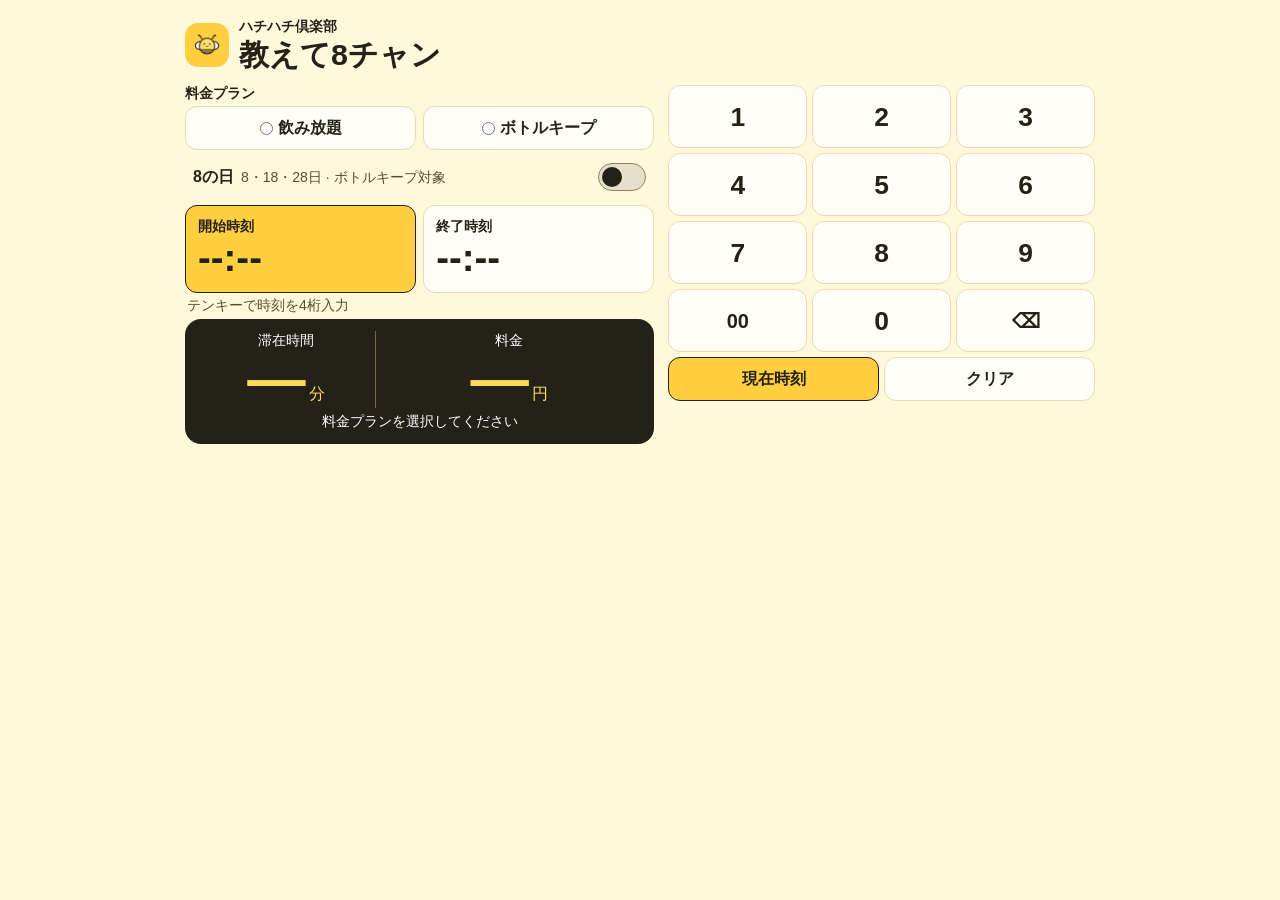
<file: index.html>
<!doctype html>
<html lang="ja">
<head>
  <meta charset="utf-8">
  <meta name="viewport" content="width=device-width, initial-scale=1, viewport-fit=cover">
  <meta name="theme-color" content="#fff8db">
  <meta name="apple-mobile-web-app-title" content="教えて8チャン">
  <meta name="apple-mobile-web-app-capable" content="yes">
  <meta http-equiv="Content-Security-Policy" content="default-src 'self'; connect-src 'self'; form-action 'none'; object-src 'none'; base-uri 'none'">
  <title>教えて8チャン</title>
  <link rel="manifest" href="./manifest.json">
  <link rel="apple-touch-icon" href="./icons/180.png">
  <link rel="icon" href="./icons/192.png">
  <link rel="stylesheet" href="./style.css">
  <script defer src="./app.js"></script>
</head>
<body>
  <main>
    <header>
      <img src="./icons/192.png" width="44" height="44" alt="">
      <div><p class="brand">ハチハチ倶楽部</p><h1>教えて8チャン</h1></div>
    </header>
    <div class="layout">
      <section class="summary" aria-label="時刻と計算結果">
        <fieldset class="plans">
          <legend>料金プラン</legend>
          <div class="plan-options">
            <label><input type="radio" name="plan" value="free-flow">飲み放題</label>
            <label><input type="radio" name="plan" value="bottle">ボトルキープ</label>
          </div>
        </fieldset>
        <label class="event-day">
          <span><strong>8の日</strong><small>8・18・28日 · ボトルキープ対象</small></span>
          <input id="event-day" type="checkbox" role="switch">
        </label>
        <div class="times" role="group" aria-label="入力する時刻を選択">
          <button class="time" id="start" type="button" aria-pressed="true"><span>開始時刻</span><strong>--:--</strong></button>
          <button class="time" id="end" type="button" aria-pressed="false"><span>終了時刻</span><strong>--:--</strong></button>
        </div>
        <p id="hint" aria-live="polite">テンキーで時刻を4桁入力</p>
        <section class="result" aria-label="計算結果" aria-live="polite" aria-atomic="true">
          <div class="totals">
            <div><span>滞在時間</span><div class="amount"><strong id="minutes">—</strong><span>分</span></div></div>
            <div><span>料金</span><div class="amount"><strong id="price">—</strong><span>円</span></div></div>
          </div>
          <div id="detail">プランを選択し、時刻を入力してください</div>
        </section>
      </section>
      <section class="controls" aria-label="時刻入力">
        <div class="keys" role="group" aria-label="テンキー">
          <button type="button" data-digit="1">1</button>
          <button type="button" data-digit="2">2</button>
          <button type="button" data-digit="3">3</button>
          <button type="button" data-digit="4">4</button>
          <button type="button" data-digit="5">5</button>
          <button type="button" data-digit="6">6</button>
          <button type="button" data-digit="7">7</button>
          <button type="button" data-digit="8">8</button>
          <button type="button" data-digit="9">9</button>
          <button type="button" id="double-zero">00</button>
          <button type="button" data-digit="0">0</button>
          <button type="button" id="back" aria-label="1桁削除">⌫</button>
        </div>
        <div class="actions">
          <button type="button" id="now">現在時刻</button>
          <button type="button" id="clear">クリア</button>
        </div>
        <footer id="offline" role="status"></footer>
      </section>
    </div>
  </main>
</body>
</html>
</file>
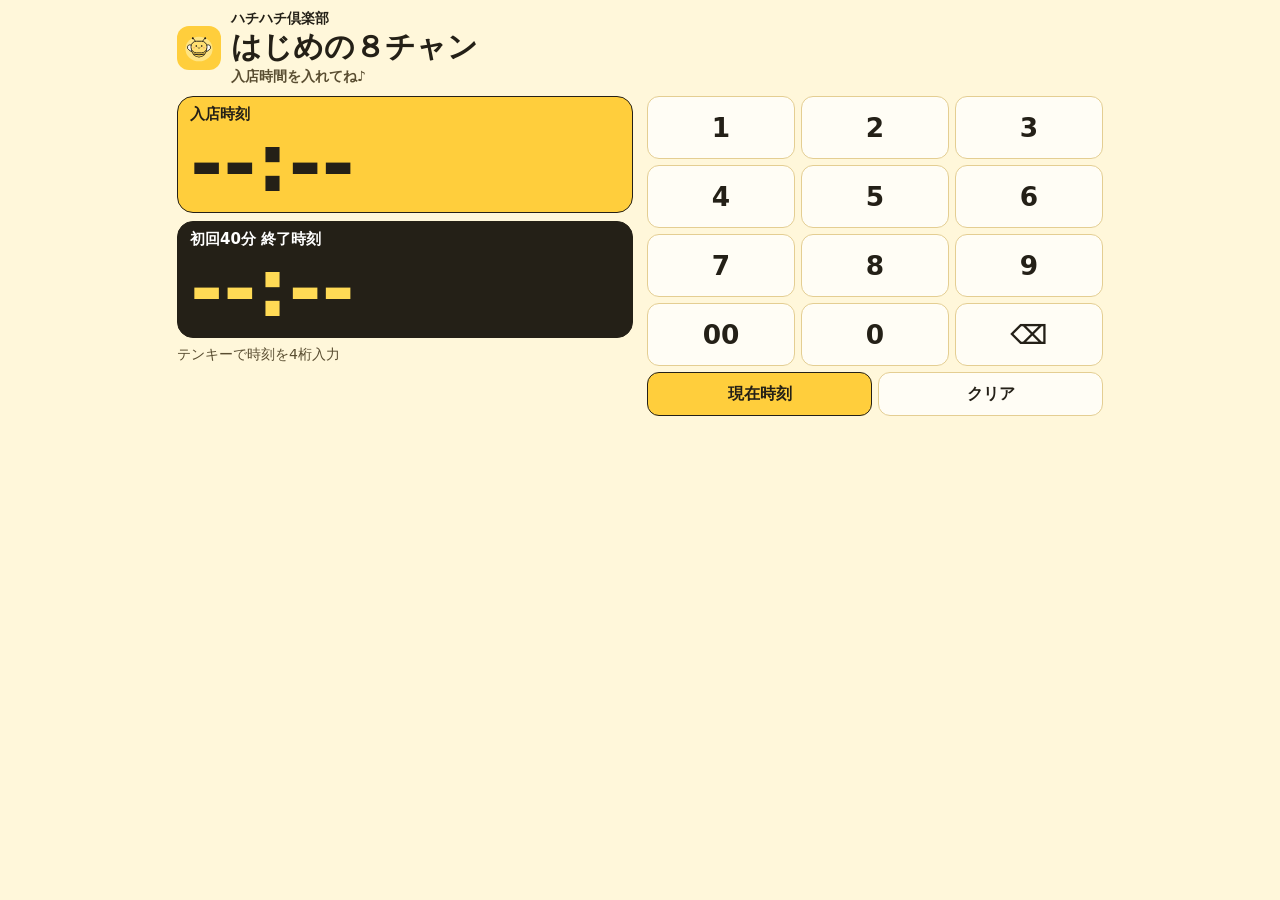
<file: hajime8/index.html>
<!doctype html>
<html lang="ja">
<head>
  <meta charset="utf-8">
  <meta name="viewport" content="width=device-width,initial-scale=1,viewport-fit=cover">
  <meta name="theme-color" content="#fff7da">
  <meta name="apple-mobile-web-app-capable" content="yes">
  <meta name="apple-mobile-web-app-title" content="はじめの８チャン">
  <meta http-equiv="Content-Security-Policy" content="default-src 'self'; object-src 'none'; base-uri 'none'; form-action 'none'">
  <link rel="manifest" href="./manifest.json">
  <link rel="apple-touch-icon" href="./icon-180.png">
  <link rel="icon" href="./icon.svg" type="image/svg+xml">
  <link rel="stylesheet" href="./style.css">
  <script src="./app.js" defer></script>
  <title>はじめの８チャン</title>
</head>
<body>
  <div class="shell">
    <header>
      <img src="./icon.svg" alt="" width="44" height="44">
      <div>
        <p>ハチハチ倶楽部</p>
        <h1>はじめの８チャン</h1>
        <p class="welcome">入店時間を入れてね♪</p>
      </div>
    </header>
    <main>
      <section class="display" aria-label="時刻">
        <div class="panel arrival">
          <span>入店時刻</span>
          <strong id="input">--:--</strong>
        </div>
        <div class="panel result">
          <span>初回40分 終了時刻</span>
          <output id="output" aria-label="初回40分終了時刻">--:--</output>
        </div>
        <p id="hint" aria-live="polite">テンキーで時刻を4桁入力</p>
      </section>
      <section class="controls" aria-label="時刻入力">
        <div class="keys" id="keys" role="group" aria-label="テンキー">
          <button type="button" data-digit="1">1</button>
          <button type="button" data-digit="2">2</button>
          <button type="button" data-digit="3">3</button>
          <button type="button" data-digit="4">4</button>
          <button type="button" data-digit="5">5</button>
          <button type="button" data-digit="6">6</button>
          <button type="button" data-digit="7">7</button>
          <button type="button" data-digit="8">8</button>
          <button type="button" data-digit="9">9</button>
          <button type="button" data-digit="00">00</button>
          <button type="button" data-digit="0">0</button>
          <button type="button" id="back" aria-label="1桁削除">⌫</button>
        </div>
        <div class="actions">
          <button type="button" class="now" id="now">現在時刻</button>
          <button type="button" id="clear">クリア</button>
        </div>
        <p id="status" role="status"></p>
      </section>
    </main>
  </div>
</body>
</html>
</file>
<file: style.css>
:root {
  color-scheme: light;
  font-family: -apple-system, BlinkMacSystemFont, "Hiragino Sans", sans-serif;
  color: #242119;
  background: #fff8db;
  --ink: #242119;
  --yellow: #ffcf40;
  --paper: #fffdf5;
  --line: #e6dbb3;
}

* { box-sizing: border-box; }
body { margin: 0; }

main {
  max-width: 950px;
  margin: auto;
  height: 100vh;
  height: 100dvh;
  display: flex;
  flex-direction: column;
  padding: max(8px, env(safe-area-inset-top)) max(12px, env(safe-area-inset-right)) max(6px, env(safe-area-inset-bottom)) max(12px, env(safe-area-inset-left));
}

header { display: flex; align-items: center; gap: 10px; margin-bottom: 8px; }
header img { width: 44px; height: 44px; border-radius: 13px; }
.brand { margin: 0 0 2px; font-weight: 750; font-size: .875rem; }
h1 { margin: 0; font-size: clamp(1.35rem, 4vw, 1.9rem); line-height: 1.1; }

.layout { min-height: 0; display: grid; grid-template-rows: minmax(0, auto) auto; gap: 8px; }
.summary { min-height: 0; overflow-y: auto; scrollbar-width: thin; }
.plans { margin: 0 0 5px; padding: 0; min-inline-size: 0; border: 0; }
.plans legend { margin: 0 0 3px; padding: 0; font-size: .875rem; font-weight: 750; }
.plan-options, .times, .actions { display: grid; grid-template-columns: repeat(2, minmax(0, 1fr)); gap: 7px; }

button, .plan-options label {
  color: inherit;
  font: inherit;
  font-weight: 700;
  border: 1px solid var(--line);
  border-radius: 12px;
  background: var(--paper);
  cursor: pointer;
  touch-action: manipulation;
  -webkit-tap-highlight-color: transparent;
}

button:active { background: #ffe382; }
button:focus-visible, .plan-options label:has(:focus-visible), .event-day input:focus-visible {
  outline: 2px solid var(--ink);
  outline-offset: -3px;
}

.plan-options label { display: flex; align-items: center; justify-content: center; gap: 5px; min-height: 44px; }
.plan-options label:has(:checked), .time[aria-pressed="true"] { background: var(--yellow); border-color: var(--ink); }
.plan-options input { accent-color: var(--ink); margin: 0; }

.event-day {
  display: flex;
  align-items: center;
  justify-content: space-between;
  gap: 8px;
  min-height: 44px;
  margin-bottom: 6px;
  padding: 2px 8px;
  cursor: pointer;
}
.event-day small { margin-left: 7px; font-size: .875rem; color: #594d31; }
.event-day input {
  appearance: none;
  flex: 0 0 48px;
  height: 28px;
  margin: 0;
  border: 1px solid #8e8163;
  border-radius: 20px;
  background: #e7dfc7;
  cursor: pointer;
}
.event-day input::before {
  content: "";
  display: block;
  width: 20px;
  height: 20px;
  margin: 3px;
  border-radius: 50%;
  background: var(--ink);
}
.event-day input:checked { background: var(--yellow); border-color: var(--ink); }
.event-day input:checked::before { transform: translateX(20px); }

.time { text-align: left; padding: 4px 9px; display: grid; gap: 0; min-width: 0; }
.time span { font-size: .875rem; }
.time strong { font-size: clamp(1.55rem, 6vw, 2.4rem); line-height: 1.13; font-variant-numeric: tabular-nums; }
#hint { margin: 4px 2px; min-height: 1.3em; font-size: .875rem; color: #594d31; }
#hint.error { color: #9b2222; }

.result { background: var(--ink); border-radius: 16px; padding: 7px 9px; text-align: center; color: white; }
.totals { display: grid; grid-template-columns: .8fr 1.2fr; }
.totals > div { min-width: 0; }
.totals > div + div { border-left: 1px solid #746851; }
.totals > div > span { font-size: .875rem; }
.amount { display: flex; align-items: baseline; justify-content: center; gap: 3px; color: #ffda59; }
.amount strong { font-size: clamp(1.8rem, 8vw, 3.65rem); line-height: 1; font-variant-numeric: tabular-nums; }
#detail { margin-top: 5px; font-size: .875rem; min-height: 1.3em; }

.keys { display: grid; grid-template-columns: repeat(3, minmax(0, 1fr)); gap: 5px; }
.keys button { min-height: clamp(44px, 7vh, 76px); font-size: 1.65rem; line-height: 1; }
#back, #double-zero { font-size: 1.25rem; }
.actions { margin-top: 5px; gap: 5px; }
.actions button { min-height: 44px; }
#now { background: var(--yellow); border-color: var(--ink); }
#now:active { background: #ffb92e; }
footer { color: #594d31; font-size: .875rem; margin-top: 3px; text-align: right; }

@media (min-width: 660px) {
  main { padding-left: max(20px, env(safe-area-inset-left)); padding-right: max(20px, env(safe-area-inset-right)); }
  .layout { grid-template-columns: 1.1fr 1fr; grid-template-rows: minmax(0, auto); gap: 14px; }
}

@media (orientation: landscape) and (max-height: 500px) {
  .layout { grid-template-columns: minmax(0, 1.15fr) minmax(0, 1fr); grid-template-rows: minmax(0, auto); }
  header img { width: 34px; height: 34px; }
  header { margin-bottom: 5px; }
  .keys button { min-height: 44px; }
}

@media (min-height: 820px) {
  main { padding-top: max(18px, env(safe-area-inset-top)); }
  header { margin-bottom: 14px; }
  .time, .result { padding: 12px; }
}
</file>
<file: hajime8/style.css>
:root {
  color-scheme: light;
  font-family: -apple-system, BlinkMacSystemFont, "Hiragino Sans", system-ui, sans-serif;
  color: #242017;
  background: #fff7da;
  --ink: #242017;
  --yellow: #ffce3c;
  --paper: #fffdf5;
  --line: #e4ce92;
}

* { box-sizing: border-box; }
body { margin: 0; }
.shell {
  max-width: 950px;
  margin: auto;
  padding: max(10px, env(safe-area-inset-top)) max(12px, env(safe-area-inset-right))
    max(8px, env(safe-area-inset-bottom)) max(12px, env(safe-area-inset-left));
}
header { display: flex; align-items: center; gap: 10px; margin-bottom: 10px; }
header img { border-radius: 12px; }
header p { font-weight: 750; margin: 0 0 2px; font-size: .875rem; }
header .welcome { margin: 4px 0 0; color: #594d31; }
h1 { font-size: clamp(1.35rem, 4vw, 1.9rem); line-height: 1.12; margin: 0; }

main, .display { display: grid; gap: 8px; align-content: start; }
.panel { border: 1px solid var(--ink); border-radius: 16px; padding: 8px 12px; }
.panel span { display: block; font-weight: 750; font-size: .9375rem; }
.panel strong, .panel output {
  display: block;
  font-size: clamp(2.55rem, 11vw, 5rem);
  font-weight: 800;
  line-height: 1;
  font-variant-numeric: tabular-nums;
}
.arrival { background: var(--yellow); }
.result { background: var(--ink); color: #ffda55; }
.result span { color: white; }
#hint, #status { margin: 0; font-size: .875rem; color: #594d31; }
#hint { min-height: 1.45em; }
#hint.error { color: #9b2222; }
#status { margin-top: 4px; text-align: right; }

.keys, .actions { display: grid; gap: 6px; }
.keys { grid-template-columns: repeat(3, minmax(0, 1fr)); }
.actions { grid-template-columns: repeat(2, minmax(0, 1fr)); margin-top: 6px; }
button {
  font: inherit;
  font-size: 1.65rem;
  font-weight: 800;
  border: 1px solid var(--line);
  border-radius: 12px;
  background: var(--paper);
  color: var(--ink);
  min-height: clamp(44px, 7vh, 74px);
  touch-action: manipulation;
  cursor: pointer;
  -webkit-tap-highlight-color: transparent;
}
button:active { background: #ffe38a; }
button:focus-visible { outline: 2px solid var(--ink); outline-offset: -4px; }
.actions button { font-size: 1rem; min-height: 44px; }
.now { background: var(--yellow); border-color: var(--ink); }

@media (min-width: 660px), (orientation: landscape) and (max-height: 500px) {
  main { grid-template-columns: minmax(0, 1fr) minmax(0, 1fr); gap: 14px; }
  .panel strong, .panel output { font-size: clamp(2.55rem, 8vw, 5rem); }
}
@media (orientation: landscape) and (max-height: 500px) {
  header img { width: 34px; height: 34px; }
  header { margin-bottom: 6px; }
  .keys button { min-height: 44px; }
  .panel strong, .panel output { font-size: clamp(2.55rem, 14vh, 4.25rem); }
}

@media (max-height: 650px) and (max-width: 659px) {
  .panel { padding-block: 6px; }
  header { margin-bottom: 7px; }
}

@media (orientation: landscape) and (max-height: 500px) and (min-width: 500px) {
  header { position: relative; }
  header .welcome { position: absolute; top: 50%; right: 0; margin: 0; transform: translateY(-50%); }
}
</file>
